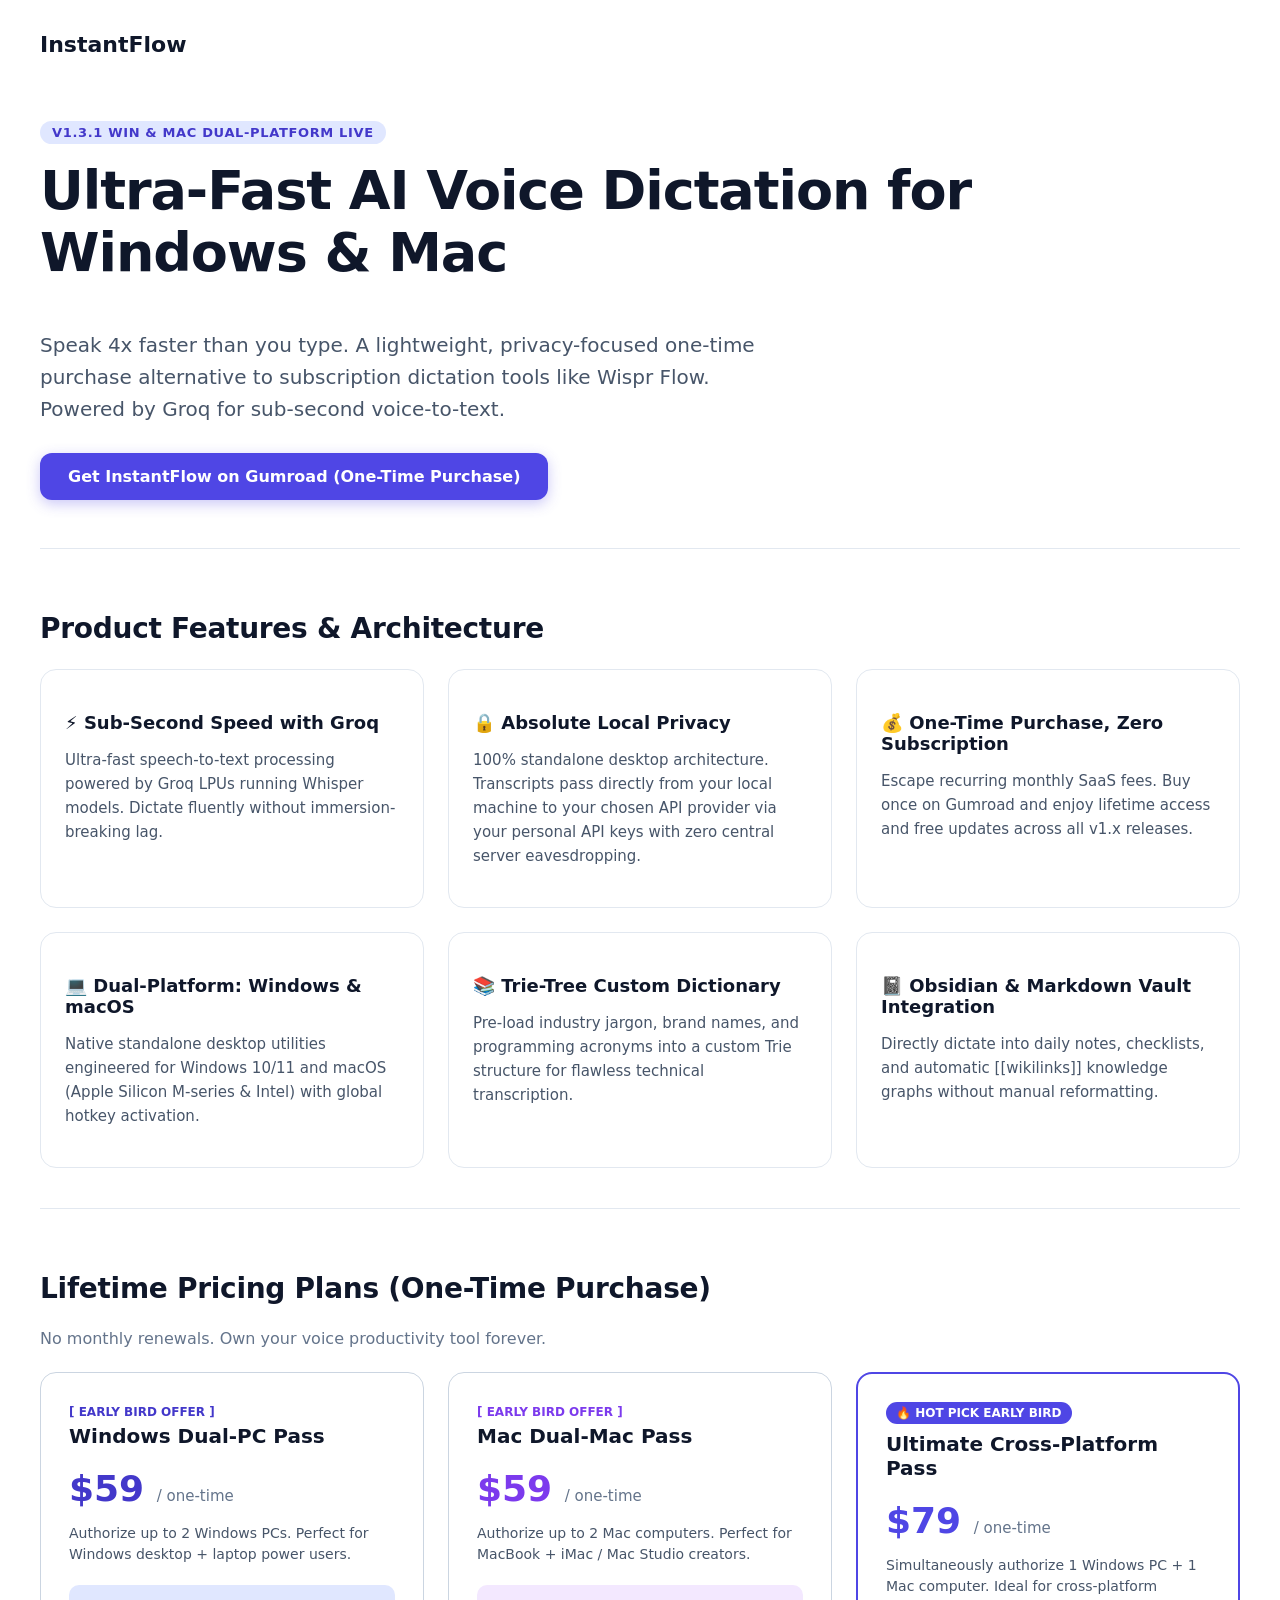
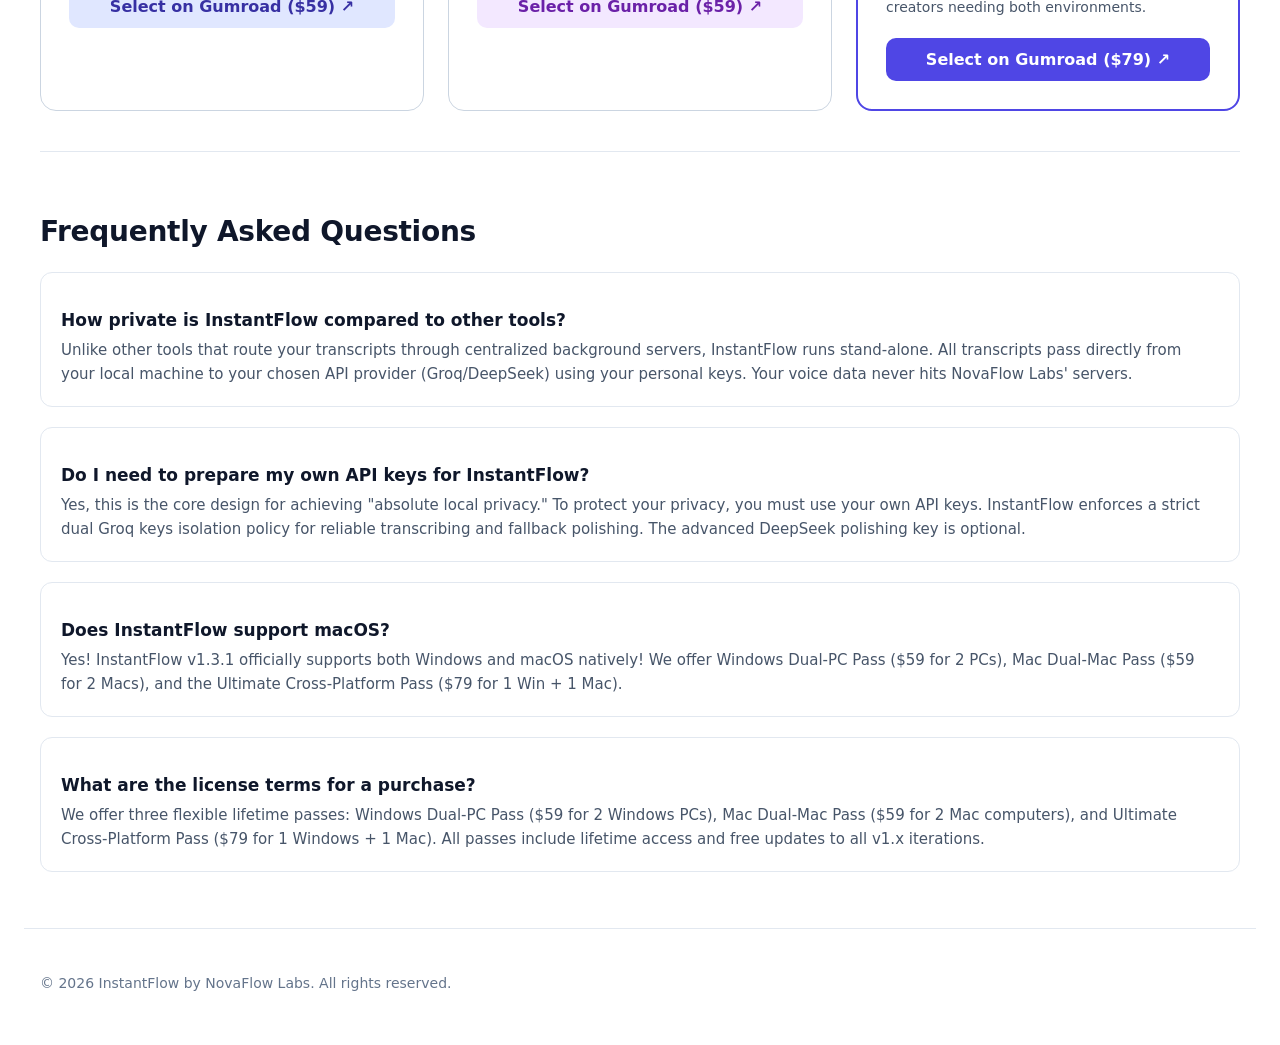
<file: index.html>
<!doctype html>
<html lang="en">
  <head>
    <meta charset="UTF-8" />
    <meta name="viewport" content="width=device-width, initial-scale=1.0" />
    
    <!-- Core SEO Meta Tags -->
    <title>InstantFlow - Ultra-Fast AI Voice Dictation for Windows & Mac (One-Time Purchase)</title>
    <meta name="description" content="A lightweight, privacy-focused one-time purchase alternative to subscription dictation tools like Wispr Flow. Powered by Groq for sub-second voice-to-text." />
    <meta name="keywords" content="voice dictation, speech to text, one-time purchase, Wispr Flow alternative, Groq Whisper, macOS dictation, Windows dictation" />
    <link rel="canonical" href="https://instantflow.net/" />
    <meta name="robots" content="index, follow" />
    <meta name="author" content="NovaFlow Labs" />

    <!-- Open Graph (Facebook / LinkedIn) Meta Tags -->
    <meta property="og:type" content="website" />
    <meta property="og:url" content="https://instantflow.net/" />
    <meta property="og:title" content="InstantFlow - Ultra-Fast AI Voice Dictation for Windows & Mac (One-Time Purchase)" />
    <meta property="og:description" content="A lightweight, privacy-focused one-time purchase alternative to subscription dictation tools like Wispr Flow. Powered by Groq for sub-second voice-to-text." />
    <meta property="og:image" content="https://instantflow.net/og-image.png" />
    <meta property="og:site_name" content="InstantFlow" />
    <meta property="og:locale" content="en_US" />

    <!-- Twitter Card Meta Tags -->
    <meta name="twitter:card" content="summary_large_image" />
    <meta name="twitter:title" content="InstantFlow - Ultra-Fast AI Voice Dictation for Windows & Mac (One-Time Purchase)" />
    <meta name="twitter:description" content="A lightweight, privacy-focused one-time purchase alternative to subscription dictation tools like Wispr Flow. Powered by Groq for sub-second voice-to-text." />
    <meta name="twitter:image" content="https://instantflow.net/og-image.png" />

    <!-- Schema.org JSON-LD Structured Data -->
    <script type="application/ld+json">
    {
      "@context": "https://schema.org",
      "@graph": [
        {
          "@type": "SoftwareApplication",
          "name": "InstantFlow",
          "url": "https://instantflow.net/",
          "headline": "Ultra-Fast AI Voice Dictation for Windows & Mac (One-Time Purchase)",
          "description": "A lightweight, privacy-focused one-time purchase alternative to subscription dictation tools like Wispr Flow. Powered by Groq for sub-second voice-to-text.",
          "applicationCategory": "ProductivityApplication",
          "operatingSystem": "Windows, macOS",
          "offers": [
            {
              "@type": "Offer",
              "name": "Windows Dual-PC Pass",
              "price": "59.00",
              "priceCurrency": "USD",
              "priceType": "https://schema.org/OneTimePayment",
              "availability": "https://schema.org/InStock",
              "url": "https://novaflowlabs.gumroad.com/l/instantflow",
              "description": "Lifetime license for up to 2 Windows PCs"
            },
            {
              "@type": "Offer",
              "name": "Mac Dual-Mac Pass",
              "price": "59.00",
              "priceCurrency": "USD",
              "priceType": "https://schema.org/OneTimePayment",
              "availability": "https://schema.org/InStock",
              "url": "https://novaflowlabs.gumroad.com/l/instantflow",
              "description": "Lifetime license for up to 2 Mac computers"
            },
            {
              "@type": "Offer",
              "name": "Ultimate Cross-Platform Pass (Win + Mac)",
              "price": "79.00",
              "priceCurrency": "USD",
              "priceType": "https://schema.org/OneTimePayment",
              "availability": "https://schema.org/InStock",
              "url": "https://novaflowlabs.gumroad.com/l/instantflow",
              "description": "Lifetime license for 1 Windows PC + 1 Mac computer"
            }
          ],
          "aggregateRating": {
            "@type": "AggregateRating",
            "ratingValue": "4.9",
            "reviewCount": "128"
          }
        },
        {
          "@type": "FAQPage",
          "mainEntity": [
            {
              "@type": "Question",
              "name": "How private is InstantFlow compared to other tools?",
              "acceptedAnswer": {
                "@type": "Answer",
                "text": "Unlike other tools that route your transcripts through centralized background servers, InstantFlow runs stand-alone. All transcripts pass directly from your local machine to your chosen API provider (Groq/DeepSeek) using your personal keys. Your voice data never hits NovaFlow Labs' servers."
              }
            },
            {
              "@type": "Question",
              "name": "Do I need to prepare my own API keys for InstantFlow?",
              "acceptedAnswer": {
                "@type": "Answer",
                "text": "Yes, this is the core design for achieving absolute local privacy. To protect your privacy, you must use your own API keys. InstantFlow enforces a strict dual Groq keys isolation policy for reliable transcribing and fallback polishing."
              }
            },
            {
              "@type": "Question",
              "name": "Does InstantFlow support macOS?",
              "acceptedAnswer": {
                "@type": "Answer",
                "text": "Yes! InstantFlow v1.3.1 officially supports both Windows and macOS natively with dedicated passes for both platforms."
              }
            },
            {
              "@type": "Question",
              "name": "What are the license terms for a purchase?",
              "acceptedAnswer": {
                "@type": "Answer",
                "text": "We offer three flexible lifetime passes: Windows Dual-PC Pass ($59 for 2 PCs), Mac Dual-Mac Pass ($59 for 2 Macs), and Ultimate Cross-Platform Pass ($79 for 1 Windows + 1 Mac). All passes include lifetime access and free updates to all v1.x iterations."
              }
            }
          ]
        }
      ]
    }
    </script>

    <script>
      (function() {
        if (typeof window !== 'undefined') {
          if (typeof window.global === 'undefined') {
            window.global = window;
          }
          try {
            var desc = Object.getOwnPropertyDescriptor(window, 'fetch') || Object.getOwnPropertyDescriptor(Window.prototype, 'fetch');
            if (desc && !desc.set) {
              var currentFetch = window.fetch ? window.fetch.bind(window) : undefined;
              Object.defineProperty(window, 'fetch', {
                get: function() { return currentFetch; },
                set: function(fn) { currentFetch = fn; },
                configurable: true,
                enumerable: true
              });
            }
          } catch (e) {
            // ignore
          }
        }
      })();
    </script>
  </head>
  <body>
    <!-- 
      Static Semantic HTML Content:
      Directly present in the initial server response so Googlebot and search engine crawlers
      can index the full text, H1 headline, product features, pricing, and FAQs immediately
      without requiring client-side JavaScript execution.
      When client-side React boots, createRoot will mount and hydrate the dynamic application.
    -->
    <div id="root">
      <header style="max-width: 1200px; margin: 0 auto; padding: 24px 16px;">
        <nav aria-label="Main Navigation">
          <a href="https://instantflow.net/" style="font-weight: 800; font-size: 22px; text-decoration: none; color: #0f172a; font-family: system-ui, sans-serif;">InstantFlow</a>
        </nav>
      </header>

      <main style="max-width: 1200px; margin: 0 auto; padding: 16px; font-family: system-ui, sans-serif; color: #1e293b;">
        <!-- Hero Section -->
        <section id="hero" style="padding: 24px 0 48px;">
          <span style="display: inline-block; font-size: 13px; font-weight: 700; color: #4338ca; text-transform: uppercase; letter-spacing: 0.05em; background-color: #e0e7ff; padding: 4px 12px; border-radius: 9999px;">
            V1.3.1 Win &amp; Mac Dual-Platform Live
          </span>
          <h1 style="font-size: clamp(32px, 5vw, 54px); font-weight: 800; line-height: 1.15; color: #0f172a; margin-top: 16px; letter-spacing: -0.02em;">
            Ultra-Fast AI Voice Dictation for Windows &amp; Mac
          </h1>
          <p style="font-size: 20px; line-height: 1.6; color: #475569; margin-top: 16px; max-width: 760px;">
            Speak 4x faster than you type. A lightweight, privacy-focused one-time purchase alternative to subscription dictation tools like Wispr Flow. Powered by Groq for sub-second voice-to-text.
          </p>
          <div style="margin-top: 28px;">
            <a href="https://novaflowlabs.gumroad.com/l/instantflow" style="display: inline-block; background-color: #4f46e5; color: #ffffff; padding: 14px 28px; border-radius: 12px; text-decoration: none; font-weight: 700; font-size: 16px; box-shadow: 0 4px 14px rgba(79, 70, 229, 0.3);">
              Get InstantFlow on Gumroad (One-Time Purchase)
            </a>
          </div>
        </section>

        <!-- Product Features Section -->
        <section id="features" style="padding: 40px 0; border-top: 1px solid #e2e8f0;">
          <h2 style="font-size: 28px; font-weight: 800; color: #0f172a; letter-spacing: -0.01em;">
            Product Features &amp; Architecture
          </h2>
          <div style="display: grid; grid-template-columns: repeat(auto-fit, minmax(300px, 1fr)); gap: 24px; margin-top: 24px;">
            <div style="background: #ffffff; border: 1px solid #e2e8f0; border-radius: 16px; padding: 24px;">
              <h3 style="font-size: 18px; font-weight: 700; color: #0f172a; margin-bottom: 8px;">⚡ Sub-Second Speed with Groq</h3>
              <p style="font-size: 15px; line-height: 1.6; color: #475569;">
                Ultra-fast speech-to-text processing powered by Groq LPUs running Whisper models. Dictate fluently without immersion-breaking lag.
              </p>
            </div>
            <div style="background: #ffffff; border: 1px solid #e2e8f0; border-radius: 16px; padding: 24px;">
              <h3 style="font-size: 18px; font-weight: 700; color: #0f172a; margin-bottom: 8px;">🔒 Absolute Local Privacy</h3>
              <p style="font-size: 15px; line-height: 1.6; color: #475569;">
                100% standalone desktop architecture. Transcripts pass directly from your local machine to your chosen API provider via your personal API keys with zero central server eavesdropping.
              </p>
            </div>
            <div style="background: #ffffff; border: 1px solid #e2e8f0; border-radius: 16px; padding: 24px;">
              <h3 style="font-size: 18px; font-weight: 700; color: #0f172a; margin-bottom: 8px;">💰 One-Time Purchase, Zero Subscription</h3>
              <p style="font-size: 15px; line-height: 1.6; color: #475569;">
                Escape recurring monthly SaaS fees. Buy once on Gumroad and enjoy lifetime access and free updates across all v1.x releases.
              </p>
            </div>
            <div style="background: #ffffff; border: 1px solid #e2e8f0; border-radius: 16px; padding: 24px;">
              <h3 style="font-size: 18px; font-weight: 700; color: #0f172a; margin-bottom: 8px;">💻 Dual-Platform: Windows &amp; macOS</h3>
              <p style="font-size: 15px; line-height: 1.6; color: #475569;">
                Native standalone desktop utilities engineered for Windows 10/11 and macOS (Apple Silicon M-series &amp; Intel) with global hotkey activation.
              </p>
            </div>
            <div style="background: #ffffff; border: 1px solid #e2e8f0; border-radius: 16px; padding: 24px;">
              <h3 style="font-size: 18px; font-weight: 700; color: #0f172a; margin-bottom: 8px;">📚 Trie-Tree Custom Dictionary</h3>
              <p style="font-size: 15px; line-height: 1.6; color: #475569;">
                Pre-load industry jargon, brand names, and programming acronyms into a custom Trie structure for flawless technical transcription.
              </p>
            </div>
            <div style="background: #ffffff; border: 1px solid #e2e8f0; border-radius: 16px; padding: 24px;">
              <h3 style="font-size: 18px; font-weight: 700; color: #0f172a; margin-bottom: 8px;">📓 Obsidian &amp; Markdown Vault Integration</h3>
              <p style="font-size: 15px; line-height: 1.6; color: #475569;">
                Directly dictate into daily notes, checklists, and automatic [[wikilinks]] knowledge graphs without manual reformatting.
              </p>
            </div>
          </div>
        </section>

        <!-- Pricing Section -->
        <section id="pricing" style="padding: 40px 0; border-top: 1px solid #e2e8f0;">
          <h2 style="font-size: 28px; font-weight: 800; color: #0f172a; letter-spacing: -0.01em;">
            Lifetime Pricing Plans (One-Time Purchase)
          </h2>
          <p style="font-size: 16px; color: #64748b; margin-top: 8px;">
            No monthly renewals. Own your voice productivity tool forever.
          </p>

          <div style="display: grid; grid-template-columns: repeat(auto-fit, minmax(280px, 1fr)); gap: 24px; margin-top: 24px;">
            <!-- Windows Pass -->
            <article style="border: 1px solid #cbd5e1; border-radius: 16px; padding: 28px; background: #ffffff;">
              <span style="font-size: 12px; font-weight: 700; color: #4338ca; text-transform: uppercase;">[ Early Bird Offer ]</span>
              <h3 style="font-size: 20px; font-weight: 700; color: #0f172a; margin-top: 4px;">Windows Dual-PC Pass</h3>
              <p style="font-size: 36px; font-weight: 800; color: #4338ca; margin: 16px 0 8px;">
                $59 <span style="font-size: 15px; color: #64748b; font-weight: normal;">/ one-time</span>
              </p>
              <p style="font-size: 14px; color: #475569; line-height: 1.5;">
                Authorize up to 2 Windows PCs. Perfect for Windows desktop + laptop power users.
              </p>
              <div style="margin-top: 20px;">
                <a href="https://novaflowlabs.gumroad.com/l/instantflow" style="display: block; text-align: center; background: #e0e7ff; color: #3730a3; padding: 12px; border-radius: 10px; font-weight: 700; text-decoration: none;">
                  Select on Gumroad ($59) ↗
                </a>
              </div>
            </article>

            <!-- Mac Pass -->
            <article style="border: 1px solid #cbd5e1; border-radius: 16px; padding: 28px; background: #ffffff;">
              <span style="font-size: 12px; font-weight: 700; color: #7c3aed; text-transform: uppercase;">[ Early Bird Offer ]</span>
              <h3 style="font-size: 20px; font-weight: 700; color: #0f172a; margin-top: 4px;">Mac Dual-Mac Pass</h3>
              <p style="font-size: 36px; font-weight: 800; color: #7c3aed; margin: 16px 0 8px;">
                $59 <span style="font-size: 15px; color: #64748b; font-weight: normal;">/ one-time</span>
              </p>
              <p style="font-size: 14px; color: #475569; line-height: 1.5;">
                Authorize up to 2 Mac computers. Perfect for MacBook + iMac / Mac Studio creators.
              </p>
              <div style="margin-top: 20px;">
                <a href="https://novaflowlabs.gumroad.com/l/instantflow" style="display: block; text-align: center; background: #f3e8ff; color: #6b21a8; padding: 12px; border-radius: 10px; font-weight: 700; text-decoration: none;">
                  Select on Gumroad ($59) ↗
                </a>
              </div>
            </article>

            <!-- Cross-Platform Pass -->
            <article style="border: 2px solid #4f46e5; border-radius: 16px; padding: 28px; background: #ffffff; position: relative;">
              <span style="display: inline-block; font-size: 12px; font-weight: 800; color: #ffffff; background: #4f46e5; padding: 4px 10px; border-radius: 9999px; text-transform: uppercase;">
                🔥 Hot Pick Early Bird
              </span>
              <h3 style="font-size: 20px; font-weight: 700; color: #0f172a; margin-top: 8px;">Ultimate Cross-Platform Pass</h3>
              <p style="font-size: 36px; font-weight: 800; color: #4f46e5; margin: 16px 0 8px;">
                $79 <span style="font-size: 15px; color: #64748b; font-weight: normal;">/ one-time</span>
              </p>
              <p style="font-size: 14px; color: #475569; line-height: 1.5;">
                Simultaneously authorize 1 Windows PC + 1 Mac computer. Ideal for cross-platform creators needing both environments.
              </p>
              <div style="margin-top: 20px;">
                <a href="https://novaflowlabs.gumroad.com/l/instantflow" style="display: block; text-align: center; background: #4f46e5; color: #ffffff; padding: 12px; border-radius: 10px; font-weight: 700; text-decoration: none;">
                  Select on Gumroad ($79) ↗
                </a>
              </div>
            </article>
          </div>
        </section>

        <!-- FAQ Section -->
        <section id="faq" style="padding: 40px 0; border-top: 1px solid #e2e8f0;">
          <h2 style="font-size: 28px; font-weight: 800; color: #0f172a; letter-spacing: -0.01em;">
            Frequently Asked Questions
          </h2>
          <div style="margin-top: 24px; display: flex; flex-direction: column; gap: 20px;">
            <article style="background: #ffffff; border: 1px solid #e2e8f0; border-radius: 12px; padding: 20px;">
              <h3 style="font-size: 17px; font-weight: 700; color: #0f172a; margin-bottom: 8px;">
                How private is InstantFlow compared to other tools?
              </h3>
              <p style="font-size: 15px; line-height: 1.6; color: #475569; margin: 0;">
                Unlike other tools that route your transcripts through centralized background servers, InstantFlow runs stand-alone. All transcripts pass directly from your local machine to your chosen API provider (Groq/DeepSeek) using your personal keys. Your voice data never hits NovaFlow Labs' servers.
              </p>
            </article>

            <article style="background: #ffffff; border: 1px solid #e2e8f0; border-radius: 12px; padding: 20px;">
              <h3 style="font-size: 17px; font-weight: 700; color: #0f172a; margin-bottom: 8px;">
                Do I need to prepare my own API keys for InstantFlow?
              </h3>
              <p style="font-size: 15px; line-height: 1.6; color: #475569; margin: 0;">
                Yes, this is the core design for achieving "absolute local privacy." To protect your privacy, you must use your own API keys. InstantFlow enforces a strict dual Groq keys isolation policy for reliable transcribing and fallback polishing. The advanced DeepSeek polishing key is optional.
              </p>
            </article>

            <article style="background: #ffffff; border: 1px solid #e2e8f0; border-radius: 12px; padding: 20px;">
              <h3 style="font-size: 17px; font-weight: 700; color: #0f172a; margin-bottom: 8px;">
                Does InstantFlow support macOS?
              </h3>
              <p style="font-size: 15px; line-height: 1.6; color: #475569; margin: 0;">
                Yes! InstantFlow v1.3.1 officially supports both Windows and macOS natively! We offer Windows Dual-PC Pass ($59 for 2 PCs), Mac Dual-Mac Pass ($59 for 2 Macs), and the Ultimate Cross-Platform Pass ($79 for 1 Win + 1 Mac).
              </p>
            </article>

            <article style="background: #ffffff; border: 1px solid #e2e8f0; border-radius: 12px; padding: 20px;">
              <h3 style="font-size: 17px; font-weight: 700; color: #0f172a; margin-bottom: 8px;">
                What are the license terms for a purchase?
              </h3>
              <p style="font-size: 15px; line-height: 1.6; color: #475569; margin: 0;">
                We offer three flexible lifetime passes: Windows Dual-PC Pass ($59 for 2 Windows PCs), Mac Dual-Mac Pass ($59 for 2 Mac computers), and Ultimate Cross-Platform Pass ($79 for 1 Windows + 1 Mac). All passes include lifetime access and free updates to all v1.x iterations.
              </p>
            </article>
          </div>
        </section>
      </main>

      <footer style="max-width: 1200px; margin: 0 auto; padding: 32px 16px; border-top: 1px solid #e2e8f0; color: #64748b; font-size: 14px; font-family: system-ui, sans-serif;">
        <p>&copy; 2026 InstantFlow by NovaFlow Labs. All rights reserved.</p>
      </footer>
    </div>

    <!-- Fallback for bots and browsers with JavaScript disabled -->
    <noscript>
      <div style="padding: 20px; font-family: system-ui, sans-serif; background: #f8fafc; color: #0f172a;">
        <p>InstantFlow requires JavaScript for interactive demonstrations, but the standalone desktop software can be purchased directly on <a href="https://novaflowlabs.gumroad.com/l/instantflow">Gumroad</a>.</p>
      </div>
    </noscript>

    <script type="module" src="/src/main.tsx"></script>
  </body>
</html>
</file>
